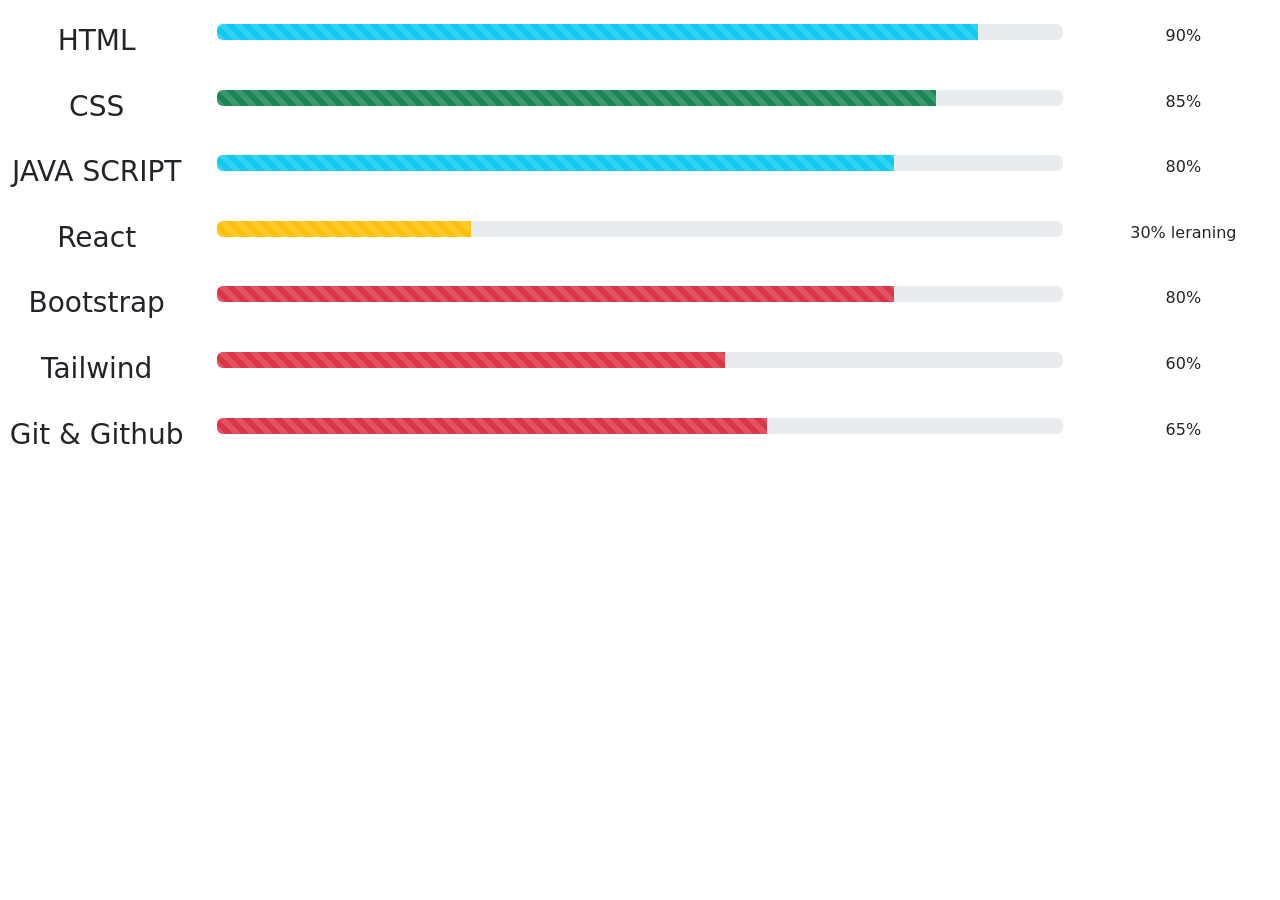
<file: skill.html>
<!DOCTYPE html>
<html lang="en">
<head>
    <meta charset="UTF-8">
    <meta name="viewport" content="width=device-width, initial-scale=1.0">
    <link href="https://cdn.jsdelivr.net/npm/bootstrap@5.0.2/dist/css/bootstrap.min.css" rel="stylesheet"
        integrity="sha384-EVSTQN3/azprG1Anm3QDgpJLIm9Nao0Yz1ztcQTwFspd3yD65VohhpuuCOmLASjC" crossorigin="anonymous">
        <script src="https://cdn.jsdelivr.net/npm/bootstrap@5.0.2/dist/js/bootstrap.bundle.min.js"
            integrity="sha384-MrcW6ZMFYlzcLA8Nl+NtUVF0sA7MsXsP1UyJoMp4YLEuNSfAP+JcXn/tWtIaxVXM"
            crossorigin="anonymous"></script>
    <title>Document</title>
</head>
<body>
    <div class="row mt-4 p-10 text-center">
        <div class="col-sm-2"><h3>HTML</h3></div>
        <div class="col-sm-8">
            <div class="progress">
                <div class="progress-bar progress-bar-striped bg-info" role="progressbar" style="width: 90%" aria-valuenow="50"
                    aria-valuemin="0" aria-valuemax="100"></div>
            </div>
        </div>
        <div class="col-sm-2"><span>90%</span></div>
    </div>

    <div class="row mt-4 p-10 text-center">
        <div class="col-sm-2">
            <h3>CSS</h3>
        </div>
        <div class="col-sm-8">
        <div class="progress">
            <div class="progress-bar progress-bar-striped bg-success" role="progressbar" style="width: 85%" aria-valuenow="25"
                aria-valuemin="0" aria-valuemax="100"></div>
        </div>
        </div>
        <div class="col-sm-2"><span>85%</span></div>
    </div>

    <div class="row mt-4 p-10 text-center">
        <div class="col-sm-2">
            <h3>JAVA SCRIPT</h3>
        </div>
        <div class="col-sm-8">
            <div class="progress">
                <div class="progress-bar progress-bar-striped bg-info" role="progressbar" style="width: 80%" aria-valuenow="50"
                    aria-valuemin="0" aria-valuemax="100"></div>
            </div>
        </div>
        <div class="col-sm-2"><span>80%</span></div>
    </div>

    <div class="row mt-4 p-10 text-center">
        <div class="col-sm-2">
            <h3>React</h3>
        </div>
        <div class="col-sm-8">
            <div class="progress">
                <div class="progress-bar progress-bar-striped bg-warning" role="progressbar" style="width: 30%" aria-valuenow="75"
                    aria-valuemin="0" aria-valuemax="100"></div>
            </div>
        </div>
        <div class="col-sm-2"><span>30% leraning</span></div>
    </div>

    <div class="row mt-4 p-10 text-center">
        <div class="col-sm-2">
            <h3>Bootstrap</h3>
        </div>
        <div class="col-sm-8">
        <div class="progress">
            <div class="progress-bar progress-bar-striped bg-danger" role="progressbar" style="width: 80%" aria-valuenow="100"
                aria-valuemin="0" aria-valuemax="100"></div>
        </div>
        </div>
        <div class="col-sm-2"><span>80%</span></div>
    </div>

    <div class="row mt-4 p-10 text-center">
        <div class="col-sm-2">
            <h3>Tailwind</h3>
        </div>
        <div class="col-sm-8">
            <div class="progress">
                <div class="progress-bar progress-bar-striped bg-danger" role="progressbar" style="width: 60%" aria-valuenow="100"
                    aria-valuemin="0" aria-valuemax="100"></div>
            </div>
        </div>
        <div class="col-sm-2"><span>60%</span></div>
    </div>

    <div class="row mt-4 p-10 text-center">
        <div class="col-sm-2">
            <h3>Git & Github</h3>
        </div>
        <div class="col-sm-8">
            <div class="progress">
                <div class="progress-bar progress-bar-striped bg-danger" role="progressbar" style="width: 65%"
                    aria-valuenow="100" aria-valuemin="0" aria-valuemax="100"></div>
            </div>
        </div>
        <div class="col-sm-2"><span>65%</span></div>
    </div>
</body>
</html>
</file>
